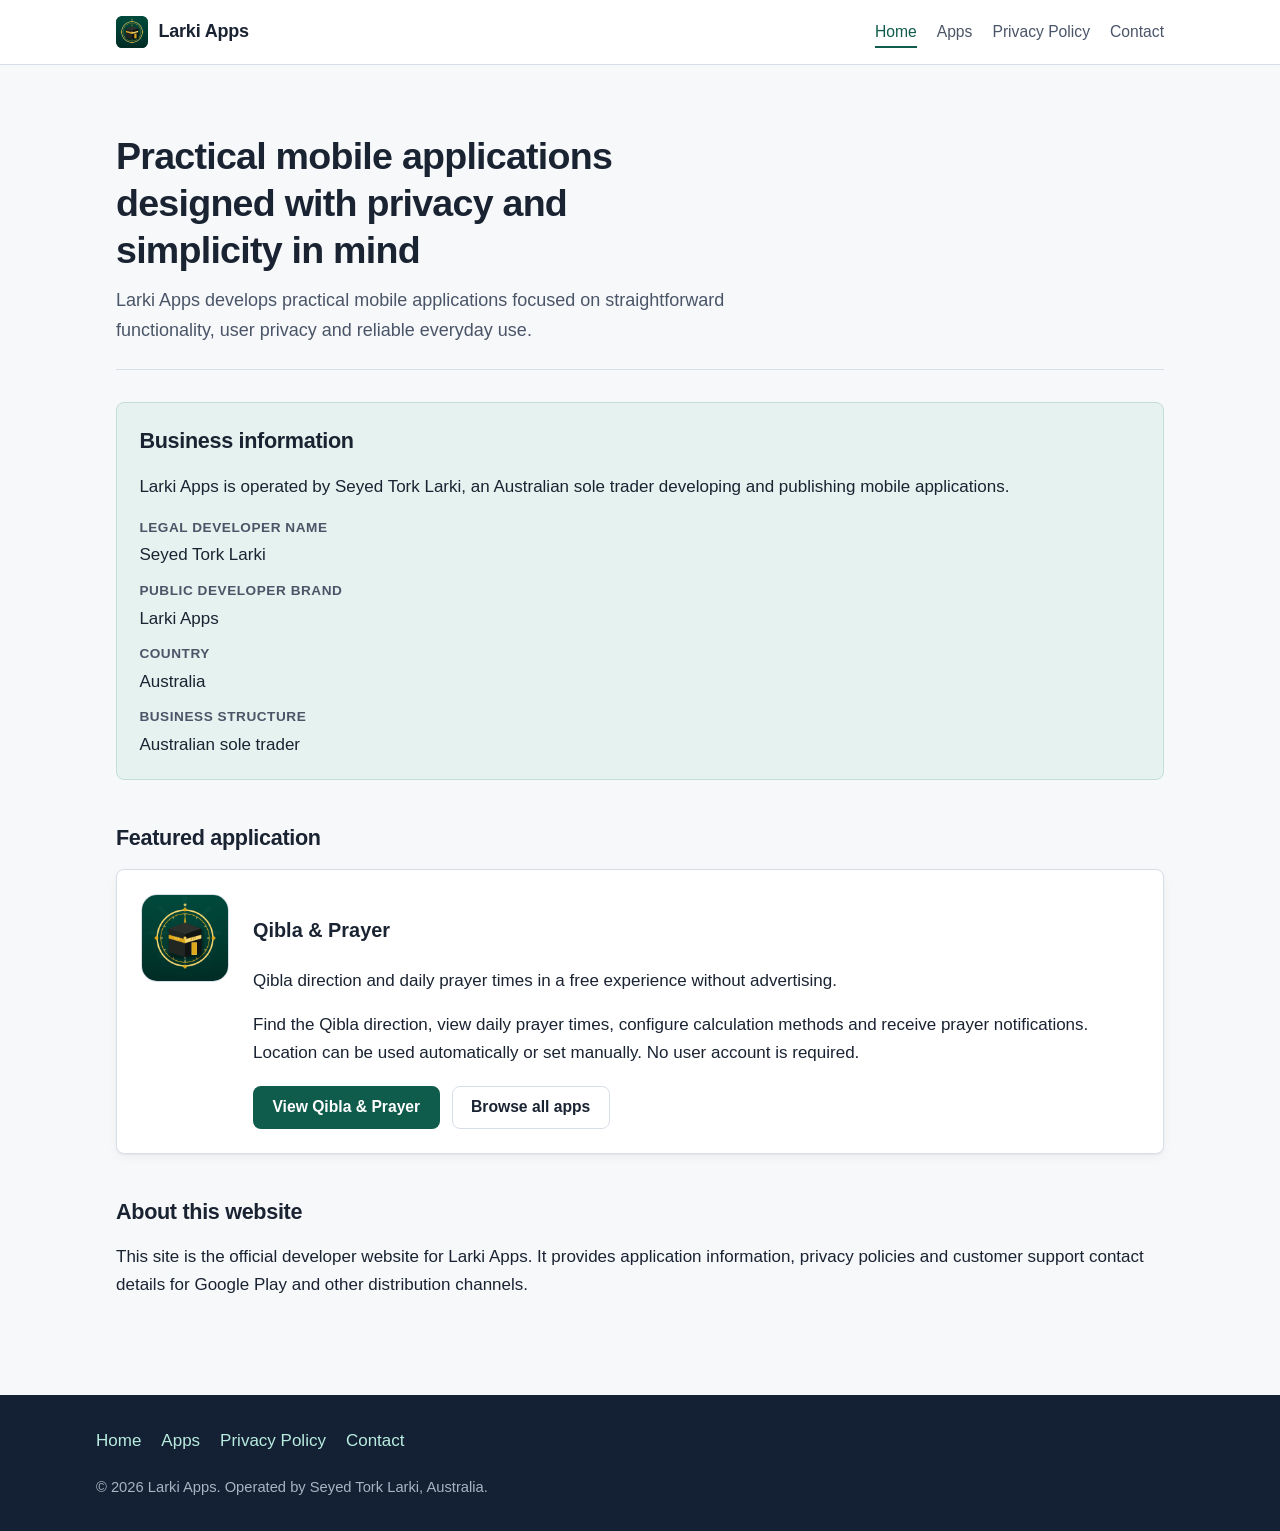
<file: index.html>
<!DOCTYPE html>
<html lang="en-AU">
<head>
  <meta charset="utf-8">
  <meta name="viewport" content="width=device-width, initial-scale=1">
  <title>Larki Apps — Australian mobile application publisher</title>
  <meta name="description" content="Larki Apps develops practical mobile applications focused on straightforward functionality, user privacy and reliable everyday use. Operated by Seyed Tork Larki in Australia.">
  <meta name="author" content="Seyed Tork Larki">
  <link rel="canonical" href="index.html">

  <meta property="og:type" content="website">
  <meta property="og:title" content="Larki Apps — Australian mobile application publisher">
  <meta property="og:description" content="Practical mobile applications designed with privacy and simplicity in mind. Operated by Seyed Tork Larki, Australia.">
  <meta property="og:image" content="assets/qibla_app_icon.png">
  <meta property="og:locale" content="en_AU">
  <meta name="twitter:card" content="summary">
  <meta name="twitter:title" content="Larki Apps">
  <meta name="twitter:description" content="Practical mobile applications designed with privacy and simplicity in mind.">

  <link rel="icon" href="assets/qibla_app_icon.png" type="image/png">
  <link rel="stylesheet" href="styles.css">
</head>
<body>
  <a class="skip-link" href="#main">Skip to content</a>

  <header class="site-header">
    <div class="header-inner">
      <a class="brand" href="index.html">
        <span class="brand-mark" aria-hidden="true">
          <img class="brand-mark-img" src="assets/qibla_app_icon.png" alt="" data-fallback="LA" width="32" height="32">
        </span>
        <span>Larki Apps</span>
      </a>
      <button class="nav-toggle" type="button" aria-controls="site-nav" aria-expanded="false" aria-label="Open menu">Menu</button>
      <nav class="site-nav" id="site-nav" aria-label="Primary">
        <ul>
          <li><a href="index.html" aria-current="page">Home</a></li>
          <li><a href="apps.html">Apps</a></li>
          <li><a href="privacy-policy.html">Privacy Policy</a></li>
          <li><a href="contact.html">Contact</a></li>
        </ul>
      </nav>
    </div>
  </header>

  <main id="main">
    <div class="container">
      <header class="page-hero wide">
        <h1>Practical mobile applications designed with privacy and simplicity in mind</h1>
        <p class="lead">Larki Apps develops practical mobile applications focused on straightforward functionality, user privacy and reliable everyday use.</p>
      </header>

      <section class="section business-box" aria-labelledby="business-heading">
        <h2 id="business-heading">Business information</h2>
        <p>Larki Apps is operated by Seyed Tork Larki, an Australian sole trader developing and publishing mobile applications.</p>
        <dl>
          <div>
            <dt>Legal developer name</dt>
            <dd>Seyed Tork Larki</dd>
          </div>
          <div>
            <dt>Public developer brand</dt>
            <dd>Larki Apps</dd>
          </div>
          <div>
            <dt>Country</dt>
            <dd>Australia</dd>
          </div>
          <div>
            <dt>Business structure</dt>
            <dd>Australian sole trader</dd>
          </div>
        </dl>
      </section>

      <section class="section" aria-labelledby="featured-heading">
        <h2 id="featured-heading">Featured application</h2>
        <article class="featured-app">
          <img
            class="app-icon"
            src="assets/qibla_app_icon.png"
            alt="Qibla &amp; Prayer app icon"
            width="88"
            height="88"
            data-fallback="Qibla &amp; Prayer icon"
          >
          <div>
            <h3>Qibla &amp; Prayer</h3>
            <p class="app-tagline">Qibla direction and daily prayer times in a free experience without advertising.</p>
            <p>Find the Qibla direction, view daily prayer times, configure calculation methods and receive prayer notifications. Location can be used automatically or set manually. No user account is required.</p>
            <div class="btn-row">
              <a class="btn btn-primary" href="qibla-and-prayer.html">View Qibla &amp; Prayer</a>
              <a class="btn btn-secondary" href="apps.html">Browse all apps</a>
            </div>
          </div>
        </article>
      </section>

      <section class="section" aria-labelledby="about-heading">
        <h2 id="about-heading">About this website</h2>
        <p>This site is the official developer website for Larki Apps. It provides application information, privacy policies and customer support contact details for Google Play and other distribution channels.</p>
      </section>
    </div>
  </main>

  <footer class="site-footer">
    <div class="footer-inner">
      <nav class="footer-nav" aria-label="Footer">
        <ul>
          <li><a href="index.html">Home</a></li>
          <li><a href="apps.html">Apps</a></li>
          <li><a href="privacy-policy.html">Privacy Policy</a></li>
          <li><a href="contact.html">Contact</a></li>
        </ul>
      </nav>
      <p class="footer-copy">&copy; 2026 Larki Apps. Operated by Seyed Tork Larki, Australia.</p>
    </div>
  </footer>

  <script src="script.js" defer></script>
</body>
</html>
</file>
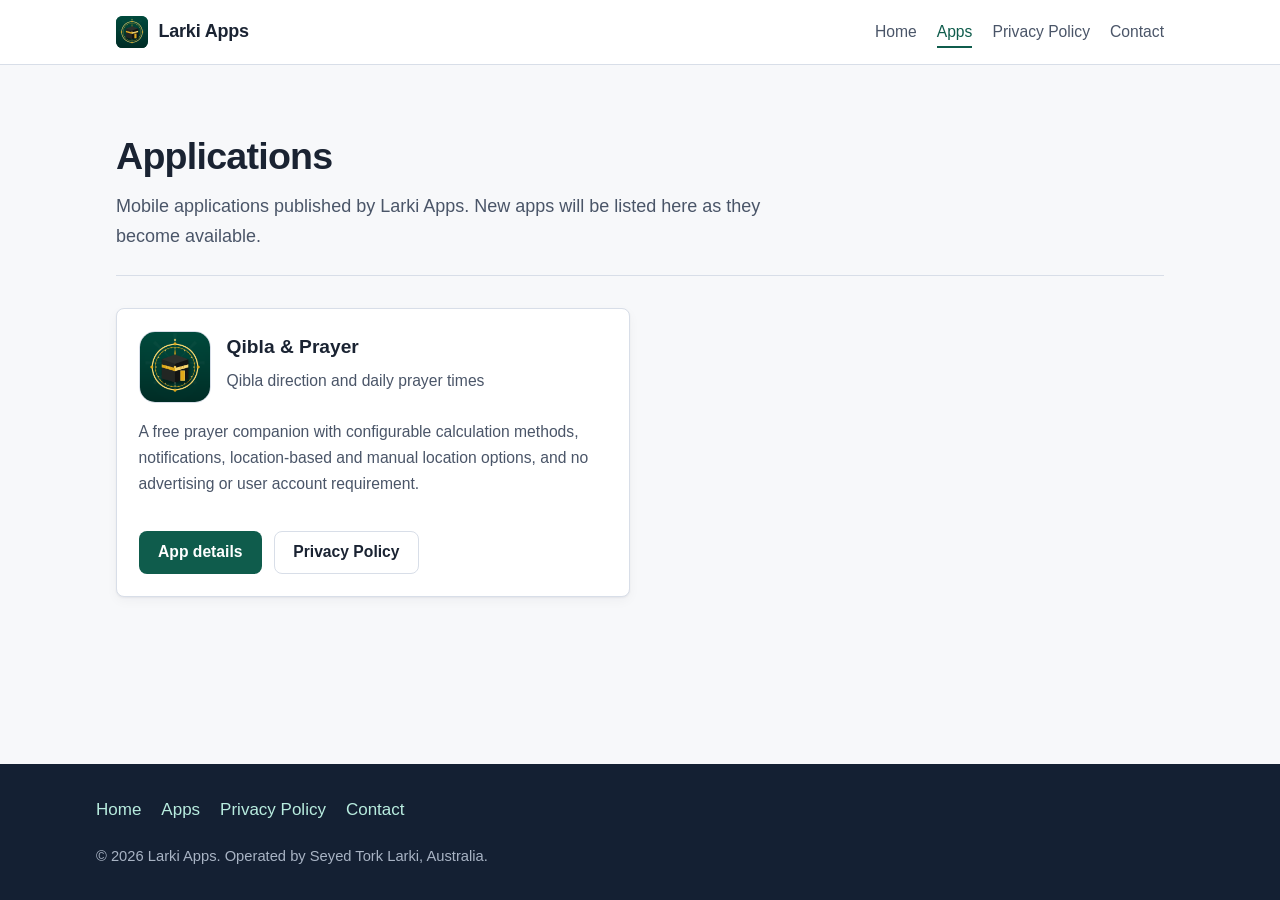
<file: apps.html>
<!DOCTYPE html>
<html lang="en-AU">
<head>
  <meta charset="utf-8">
  <meta name="viewport" content="width=device-width, initial-scale=1">
  <title>Apps — Larki Apps</title>
  <meta name="description" content="Mobile applications published by Larki Apps, including Qibla &amp; Prayer. Operated by Seyed Tork Larki in Australia.">
  <meta name="author" content="Seyed Tork Larki">
  <link rel="canonical" href="apps.html">

  <meta property="og:type" content="website">
  <meta property="og:title" content="Apps — Larki Apps">
  <meta property="og:description" content="Browse mobile applications published by Larki Apps.">
  <meta property="og:image" content="assets/qibla_app_icon.png">
  <meta property="og:locale" content="en_AU">
  <meta name="twitter:card" content="summary">
  <meta name="twitter:title" content="Apps — Larki Apps">
  <meta name="twitter:description" content="Browse mobile applications published by Larki Apps.">

  <link rel="icon" href="assets/qibla_app_icon.png" type="image/png">
  <link rel="stylesheet" href="styles.css">
</head>
<body>
  <a class="skip-link" href="#main">Skip to content</a>

  <header class="site-header">
    <div class="header-inner">
      <a class="brand" href="index.html">
        <span class="brand-mark" aria-hidden="true">
          <img class="brand-mark-img" src="assets/qibla_app_icon.png" alt="" data-fallback="LA" width="32" height="32">
        </span>
        <span>Larki Apps</span>
      </a>
      <button class="nav-toggle" type="button" aria-controls="site-nav" aria-expanded="false" aria-label="Open menu">Menu</button>
      <nav class="site-nav" id="site-nav" aria-label="Primary">
        <ul>
          <li><a href="index.html">Home</a></li>
          <li><a href="apps.html" aria-current="page">Apps</a></li>
          <li><a href="privacy-policy.html">Privacy Policy</a></li>
          <li><a href="contact.html">Contact</a></li>
        </ul>
      </nav>
    </div>
  </header>

  <main id="main">
    <div class="container">
      <header class="page-hero">
        <h1>Applications</h1>
        <p class="lead">Mobile applications published by Larki Apps. New apps will be listed here as they become available.</p>
      </header>

      <section class="section" aria-labelledby="apps-list-heading">
        <h2 id="apps-list-heading" class="visually-hidden">Published applications</h2>
        <div class="card-grid">
          <!-- App entry: duplicate this card block when adding a future application -->
          <article class="card app-card">
            <div class="app-card-header">
              <img
                class="app-icon"
                src="assets/qibla_app_icon.png"
                alt="Qibla &amp; Prayer app icon"
                width="72"
                height="72"
                data-fallback="Qibla &amp; Prayer icon"
              >
              <div>
                <h3>Qibla &amp; Prayer</h3>
                <p class="app-tagline">Qibla direction and daily prayer times</p>
              </div>
            </div>
            <p class="app-body">A free prayer companion with configurable calculation methods, notifications, location-based and manual location options, and no advertising or user account requirement.</p>
            <div class="btn-row">
              <a class="btn btn-primary" href="qibla-and-prayer.html">App details</a>
              <a class="btn btn-secondary" href="privacy-policy.html">Privacy Policy</a>
            </div>
          </article>
          <!-- End app entry -->
        </div>
      </section>
    </div>
  </main>

  <footer class="site-footer">
    <div class="footer-inner">
      <nav class="footer-nav" aria-label="Footer">
        <ul>
          <li><a href="index.html">Home</a></li>
          <li><a href="apps.html">Apps</a></li>
          <li><a href="privacy-policy.html">Privacy Policy</a></li>
          <li><a href="contact.html">Contact</a></li>
        </ul>
      </nav>
      <p class="footer-copy">&copy; 2026 Larki Apps. Operated by Seyed Tork Larki, Australia.</p>
    </div>
  </footer>

  <script src="script.js" defer></script>
</body>
</html>
</file>
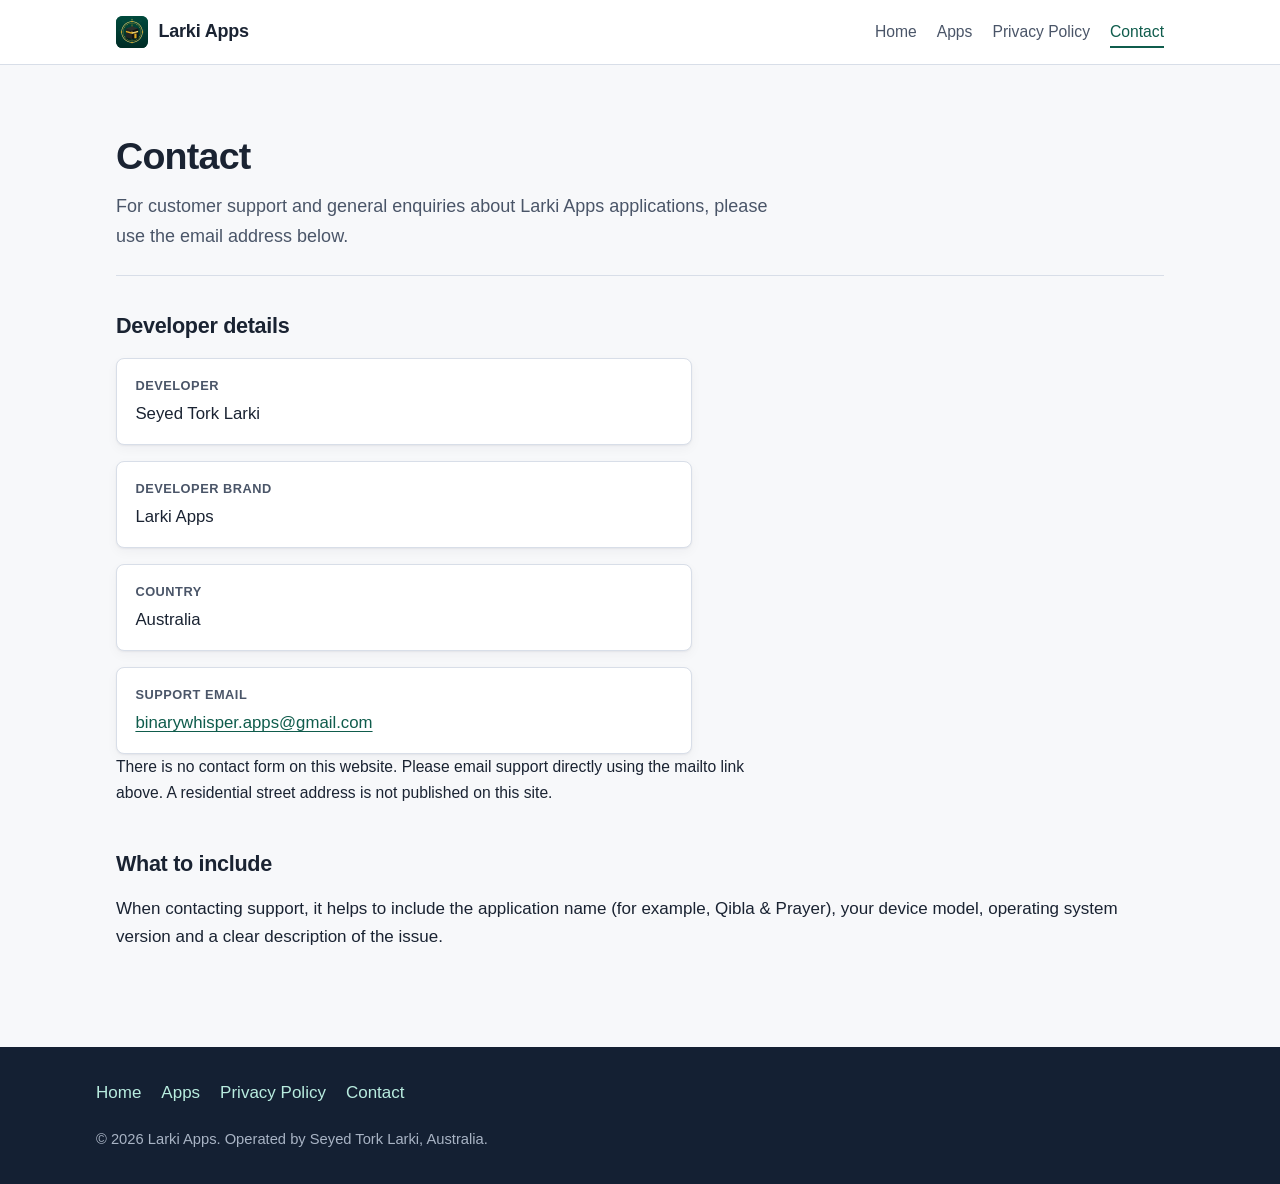
<file: contact.html>
<!DOCTYPE html>
<html lang="en-AU">
<head>
  <meta charset="utf-8">
  <meta name="viewport" content="width=device-width, initial-scale=1">
  <title>Contact — Larki Apps</title>
  <meta name="description" content="Contact Larki Apps for customer support. Developer: Seyed Tork Larki, Australia.">
  <meta name="author" content="Seyed Tork Larki">
  <link rel="canonical" href="contact.html">

  <meta property="og:type" content="website">
  <meta property="og:title" content="Contact — Larki Apps">
  <meta property="og:description" content="Contact Larki Apps for application support. Operated by Seyed Tork Larki, Australia.">
  <meta property="og:image" content="assets/qibla_app_icon.png">
  <meta property="og:locale" content="en_AU">
  <meta name="twitter:card" content="summary">
  <meta name="twitter:title" content="Contact — Larki Apps">
  <meta name="twitter:description" content="Contact Larki Apps for application support.">

  <link rel="icon" href="assets/qibla_app_icon.png" type="image/png">
  <link rel="stylesheet" href="styles.css">
</head>
<body>
  <a class="skip-link" href="#main">Skip to content</a>

  <header class="site-header">
    <div class="header-inner">
      <a class="brand" href="index.html">
        <span class="brand-mark" aria-hidden="true">
          <img class="brand-mark-img" src="assets/qibla_app_icon.png" alt="" data-fallback="LA" width="32" height="32">
        </span>
        <span>Larki Apps</span>
      </a>
      <button class="nav-toggle" type="button" aria-controls="site-nav" aria-expanded="false" aria-label="Open menu">Menu</button>
      <nav class="site-nav" id="site-nav" aria-label="Primary">
        <ul>
          <li><a href="index.html">Home</a></li>
          <li><a href="apps.html">Apps</a></li>
          <li><a href="privacy-policy.html">Privacy Policy</a></li>
          <li><a href="contact.html" aria-current="page">Contact</a></li>
        </ul>
      </nav>
    </div>
  </header>

  <main id="main">
    <div class="container">
      <header class="page-hero">
        <h1>Contact</h1>
        <p class="lead">For customer support and general enquiries about Larki Apps applications, please use the email address below.</p>
      </header>

      <section class="section" aria-labelledby="contact-details-heading">
        <h2 id="contact-details-heading">Developer details</h2>
        <ul class="contact-list">
          <li>
            <span class="label">Developer</span>
            <span class="value">Seyed Tork Larki</span>
          </li>
          <li>
            <span class="label">Developer brand</span>
            <span class="value">Larki Apps</span>
          </li>
          <li>
            <span class="label">Country</span>
            <span class="value">Australia</span>
          </li>
          <li>
            <span class="label">Support email</span>
            <span class="value">
              <a href="mailto:binarywhisper.apps@gmail.com">binarywhisper.apps@gmail.com</a>
            </span>
          </li>
        </ul>
        <p class="note">There is no contact form on this website. Please email support directly using the mailto link above. A residential street address is not published on this site.</p>
      </section>

      <section class="section" aria-labelledby="support-scope-heading">
        <h2 id="support-scope-heading">What to include</h2>
        <p>When contacting support, it helps to include the application name (for example, Qibla &amp; Prayer), your device model, operating system version and a clear description of the issue.</p>
      </section>
    </div>
  </main>

  <footer class="site-footer">
    <div class="footer-inner">
      <nav class="footer-nav" aria-label="Footer">
        <ul>
          <li><a href="index.html">Home</a></li>
          <li><a href="apps.html">Apps</a></li>
          <li><a href="privacy-policy.html">Privacy Policy</a></li>
          <li><a href="contact.html">Contact</a></li>
        </ul>
      </nav>
      <p class="footer-copy">&copy; 2026 Larki Apps. Operated by Seyed Tork Larki, Australia.</p>
    </div>
  </footer>

  <script src="script.js" defer></script>
</body>
</html>
</file>
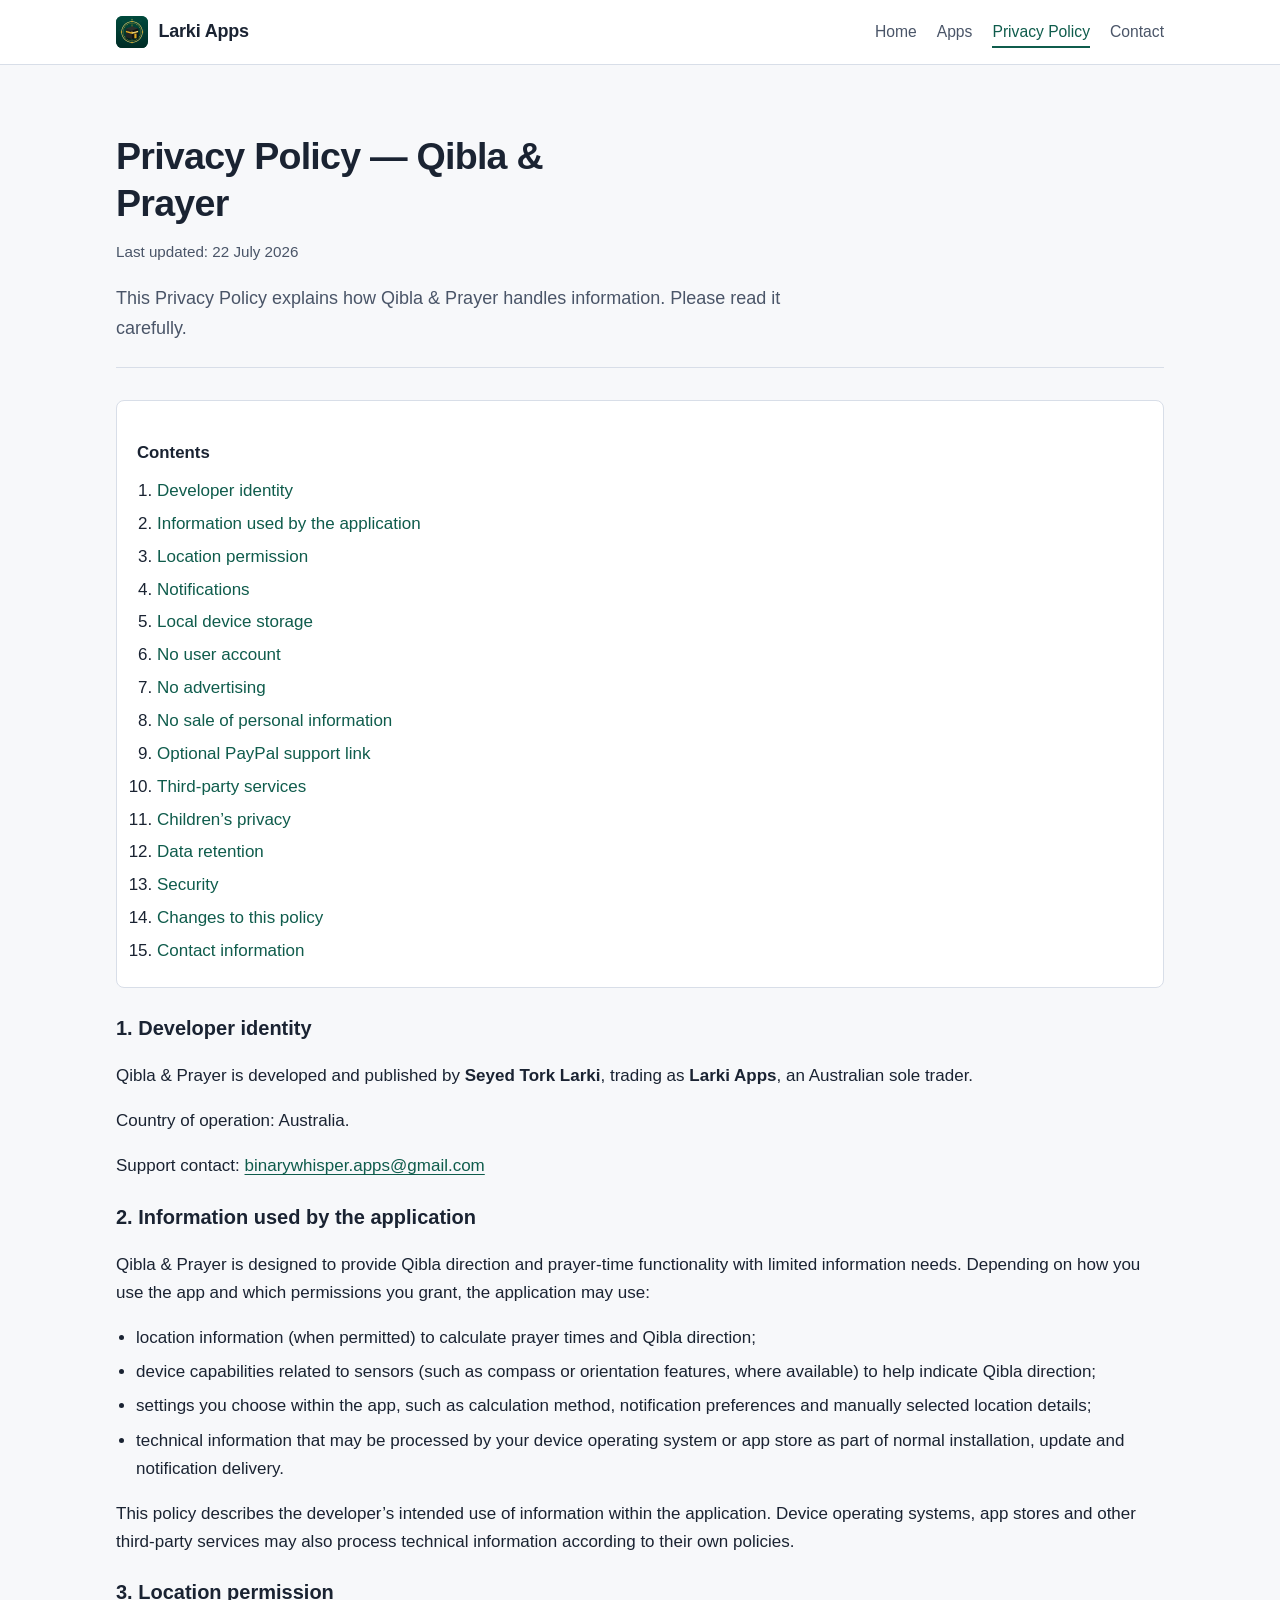
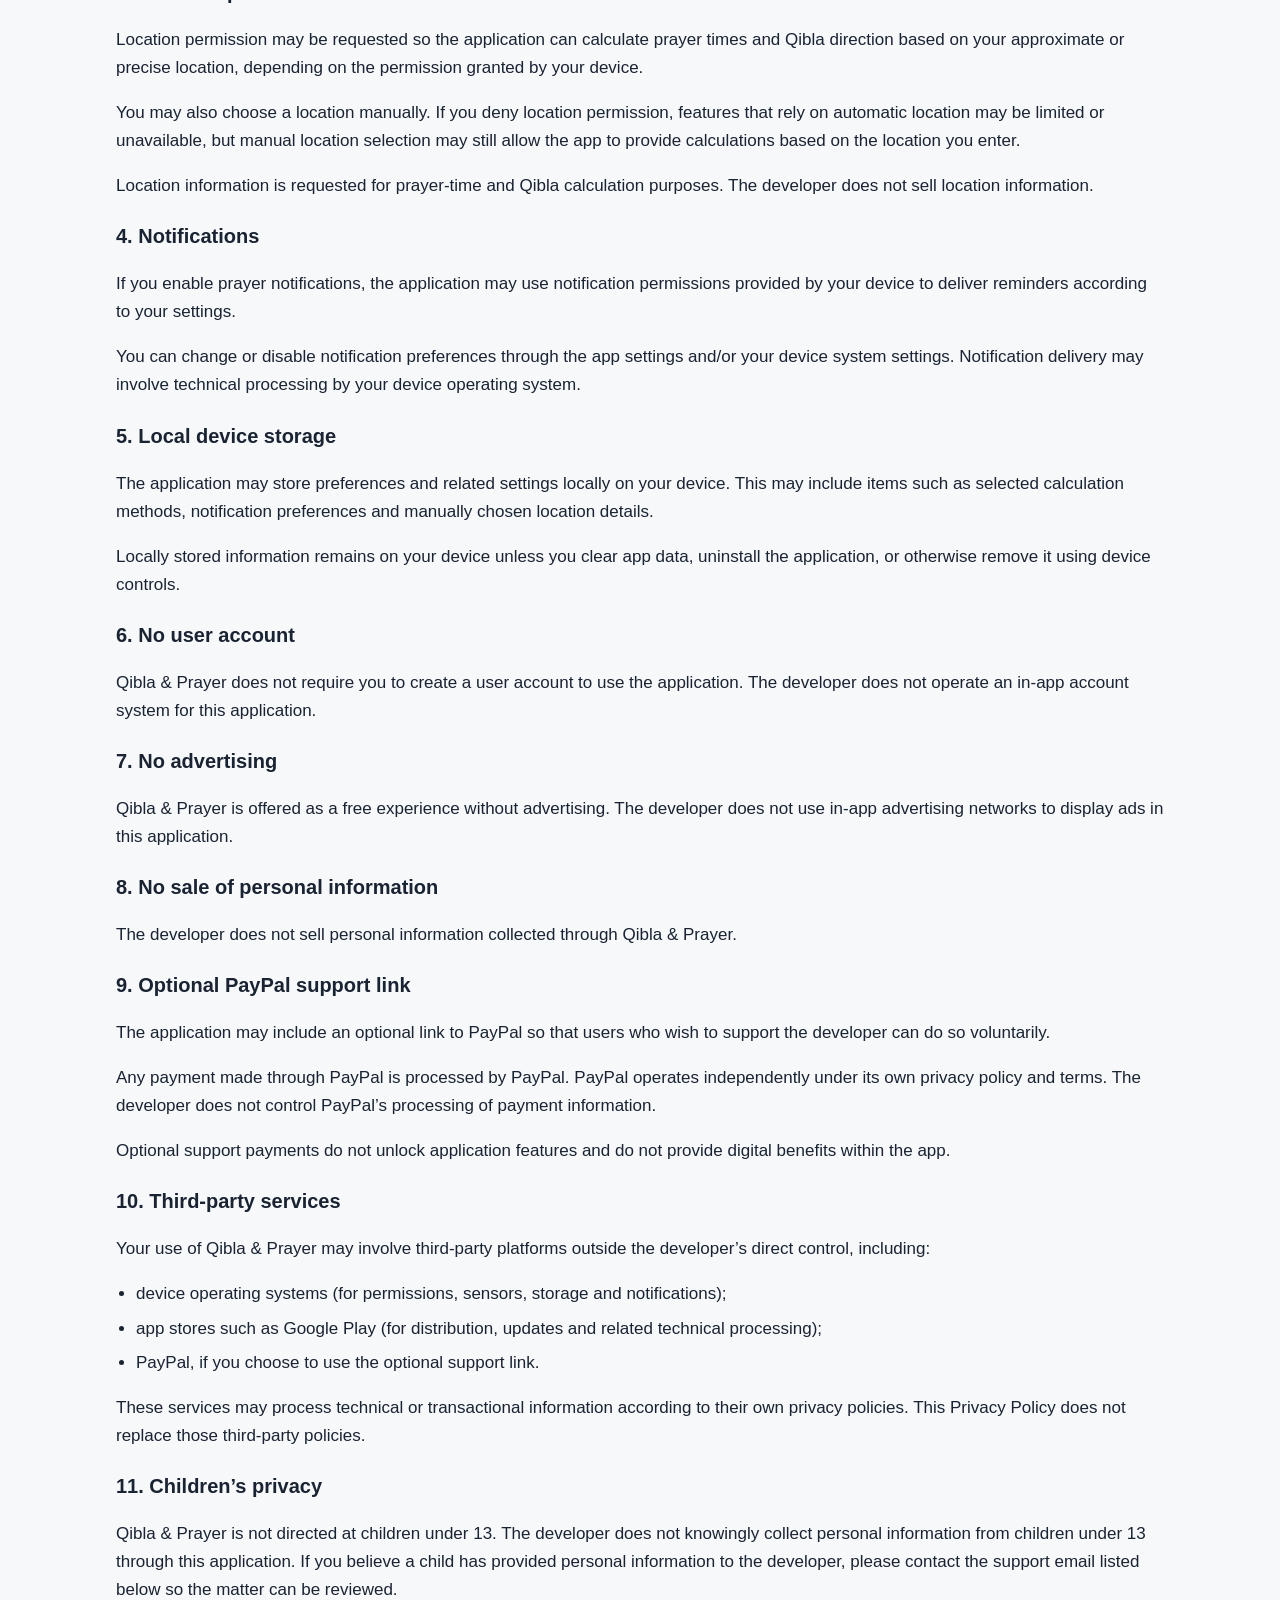
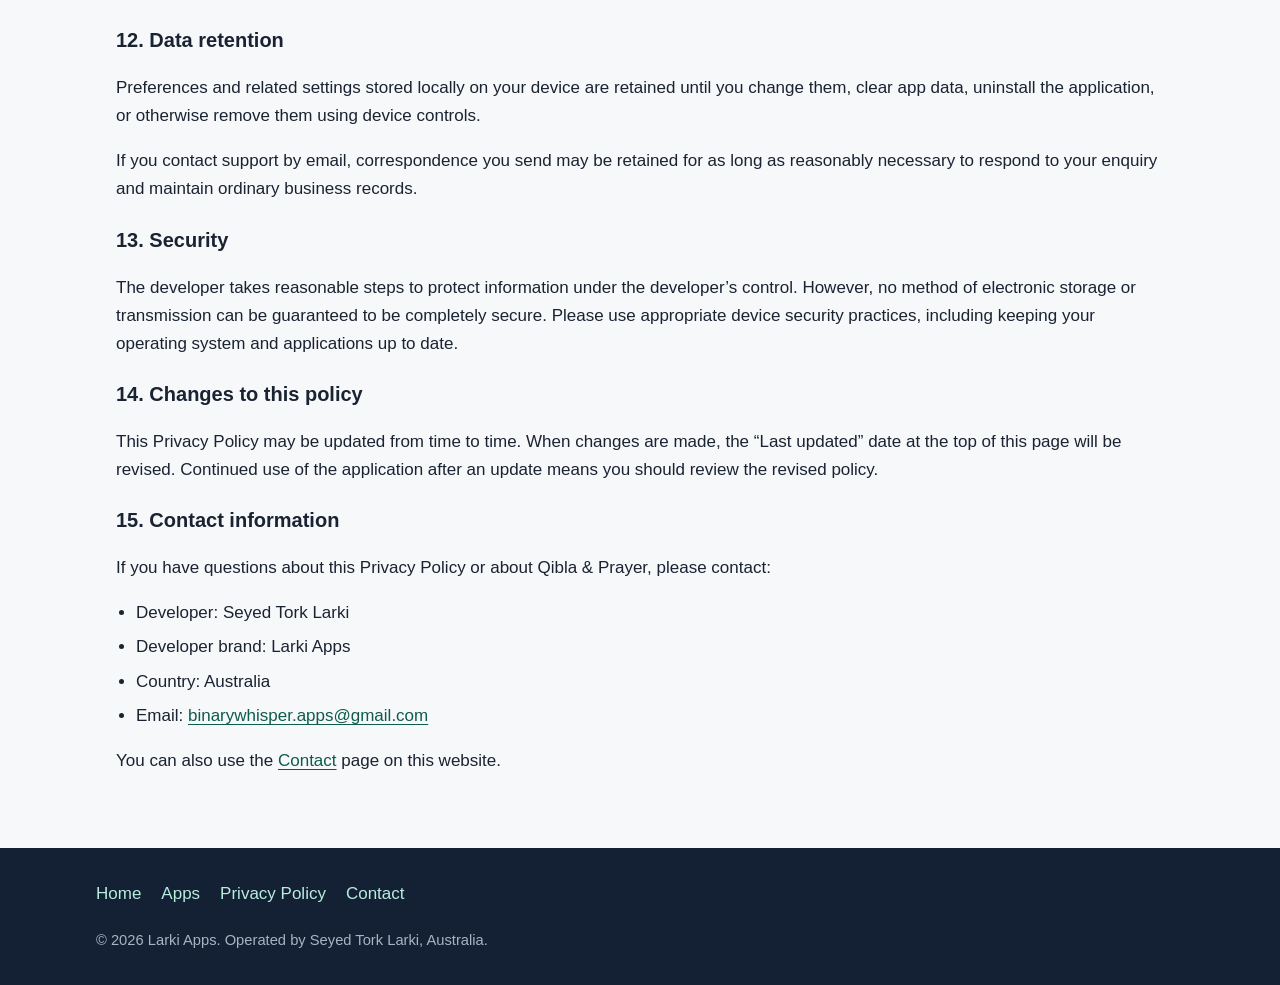
<file: privacy-policy.html>
<!DOCTYPE html>
<html lang="en-AU">
<head>
  <meta charset="utf-8">
  <meta name="viewport" content="width=device-width, initial-scale=1">
  <title>Privacy Policy — Qibla &amp; Prayer | Larki Apps</title>
  <meta name="description" content="Privacy Policy for Qibla &amp; Prayer by Larki Apps. Last updated 22 July 2026. Explains location use, notifications, storage and contact details.">
  <meta name="author" content="Seyed Tork Larki">
  <link rel="canonical" href="privacy-policy.html">

  <meta property="og:type" content="website">
  <meta property="og:title" content="Privacy Policy — Qibla &amp; Prayer">
  <meta property="og:description" content="Privacy Policy for Qibla &amp; Prayer by Larki Apps. Last updated 22 July 2026.">
  <meta property="og:image" content="assets/qibla_app_icon.png">
  <meta property="og:locale" content="en_AU">
  <meta name="twitter:card" content="summary">
  <meta name="twitter:title" content="Privacy Policy — Qibla &amp; Prayer">
  <meta name="twitter:description" content="Privacy Policy for Qibla &amp; Prayer by Larki Apps.">

  <link rel="icon" href="assets/qibla_app_icon.png" type="image/png">
  <link rel="stylesheet" href="styles.css">
</head>
<body>
  <a class="skip-link" href="#main">Skip to content</a>

  <header class="site-header">
    <div class="header-inner">
      <a class="brand" href="index.html">
        <span class="brand-mark" aria-hidden="true">
          <img class="brand-mark-img" src="assets/qibla_app_icon.png" alt="" data-fallback="LA" width="32" height="32">
        </span>
        <span>Larki Apps</span>
      </a>
      <button class="nav-toggle" type="button" aria-controls="site-nav" aria-expanded="false" aria-label="Open menu">Menu</button>
      <nav class="site-nav" id="site-nav" aria-label="Primary">
        <ul>
          <li><a href="index.html">Home</a></li>
          <li><a href="apps.html">Apps</a></li>
          <li><a href="privacy-policy.html" aria-current="page">Privacy Policy</a></li>
          <li><a href="contact.html">Contact</a></li>
        </ul>
      </nav>
    </div>
  </header>

  <main id="main">
    <div class="container policy">
      <header class="page-hero">
        <h1>Privacy Policy — Qibla &amp; Prayer</h1>
        <p class="meta-line">Last updated: 22 July 2026</p>
        <p class="lead">This Privacy Policy explains how Qibla &amp; Prayer handles information. Please read it carefully.</p>
      </header>

      <nav class="policy-toc" aria-label="Privacy policy contents">
        <h2>Contents</h2>
        <ol>
          <li><a href="#developer-identity">Developer identity</a></li>
          <li><a href="#information-used">Information used by the application</a></li>
          <li><a href="#location">Location permission</a></li>
          <li><a href="#notifications">Notifications</a></li>
          <li><a href="#local-storage">Local device storage</a></li>
          <li><a href="#no-account">No user account</a></li>
          <li><a href="#no-advertising">No advertising</a></li>
          <li><a href="#no-sale">No sale of personal information</a></li>
          <li><a href="#paypal">Optional PayPal support link</a></li>
          <li><a href="#third-parties">Third-party services</a></li>
          <li><a href="#children">Children’s privacy</a></li>
          <li><a href="#retention">Data retention</a></li>
          <li><a href="#security">Security</a></li>
          <li><a href="#changes">Changes to this policy</a></li>
          <li><a href="#contact">Contact information</a></li>
        </ol>
      </nav>

      <section id="developer-identity" aria-labelledby="developer-identity-heading">
        <h2 id="developer-identity-heading">1. Developer identity</h2>
        <p>Qibla &amp; Prayer is developed and published by <strong>Seyed Tork Larki</strong>, trading as <strong>Larki Apps</strong>, an Australian sole trader.</p>
        <p>Country of operation: Australia.</p>
        <p>Support contact: <a href="mailto:binarywhisper.apps@gmail.com">binarywhisper.apps@gmail.com</a></p>
      </section>

      <section id="information-used" aria-labelledby="information-used-heading">
        <h2 id="information-used-heading">2. Information used by the application</h2>
        <p>Qibla &amp; Prayer is designed to provide Qibla direction and prayer-time functionality with limited information needs. Depending on how you use the app and which permissions you grant, the application may use:</p>
        <ul>
          <li>location information (when permitted) to calculate prayer times and Qibla direction;</li>
          <li>device capabilities related to sensors (such as compass or orientation features, where available) to help indicate Qibla direction;</li>
          <li>settings you choose within the app, such as calculation method, notification preferences and manually selected location details;</li>
          <li>technical information that may be processed by your device operating system or app store as part of normal installation, update and notification delivery.</li>
        </ul>
        <p>This policy describes the developer’s intended use of information within the application. Device operating systems, app stores and other third-party services may also process technical information according to their own policies.</p>
      </section>

      <section id="location" aria-labelledby="location-heading">
        <h2 id="location-heading">3. Location permission</h2>
        <p>Location permission may be requested so the application can calculate prayer times and Qibla direction based on your approximate or precise location, depending on the permission granted by your device.</p>
        <p>You may also choose a location manually. If you deny location permission, features that rely on automatic location may be limited or unavailable, but manual location selection may still allow the app to provide calculations based on the location you enter.</p>
        <p>Location information is requested for prayer-time and Qibla calculation purposes. The developer does not sell location information.</p>
      </section>

      <section id="notifications" aria-labelledby="notifications-heading">
        <h2 id="notifications-heading">4. Notifications</h2>
        <p>If you enable prayer notifications, the application may use notification permissions provided by your device to deliver reminders according to your settings.</p>
        <p>You can change or disable notification preferences through the app settings and/or your device system settings. Notification delivery may involve technical processing by your device operating system.</p>
      </section>

      <section id="local-storage" aria-labelledby="local-storage-heading">
        <h2 id="local-storage-heading">5. Local device storage</h2>
        <p>The application may store preferences and related settings locally on your device. This may include items such as selected calculation methods, notification preferences and manually chosen location details.</p>
        <p>Locally stored information remains on your device unless you clear app data, uninstall the application, or otherwise remove it using device controls.</p>
      </section>

      <section id="no-account" aria-labelledby="no-account-heading">
        <h2 id="no-account-heading">6. No user account</h2>
        <p>Qibla &amp; Prayer does not require you to create a user account to use the application. The developer does not operate an in-app account system for this application.</p>
      </section>

      <section id="no-advertising" aria-labelledby="no-advertising-heading">
        <h2 id="no-advertising-heading">7. No advertising</h2>
        <p>Qibla &amp; Prayer is offered as a free experience without advertising. The developer does not use in-app advertising networks to display ads in this application.</p>
      </section>

      <section id="no-sale" aria-labelledby="no-sale-heading">
        <h2 id="no-sale-heading">8. No sale of personal information</h2>
        <p>The developer does not sell personal information collected through Qibla &amp; Prayer.</p>
      </section>

      <section id="paypal" aria-labelledby="paypal-heading">
        <h2 id="paypal-heading">9. Optional PayPal support link</h2>
        <p>The application may include an optional link to PayPal so that users who wish to support the developer can do so voluntarily.</p>
        <p>Any payment made through PayPal is processed by PayPal. PayPal operates independently under its own privacy policy and terms. The developer does not control PayPal’s processing of payment information.</p>
        <p>Optional support payments do not unlock application features and do not provide digital benefits within the app.</p>
      </section>

      <section id="third-parties" aria-labelledby="third-parties-heading">
        <h2 id="third-parties-heading">10. Third-party services</h2>
        <p>Your use of Qibla &amp; Prayer may involve third-party platforms outside the developer’s direct control, including:</p>
        <ul>
          <li>device operating systems (for permissions, sensors, storage and notifications);</li>
          <li>app stores such as Google Play (for distribution, updates and related technical processing);</li>
          <li>PayPal, if you choose to use the optional support link.</li>
        </ul>
        <p>These services may process technical or transactional information according to their own privacy policies. This Privacy Policy does not replace those third-party policies.</p>
      </section>

      <section id="children" aria-labelledby="children-heading">
        <h2 id="children-heading">11. Children’s privacy</h2>
        <p>Qibla &amp; Prayer is not directed at children under 13. The developer does not knowingly collect personal information from children under 13 through this application. If you believe a child has provided personal information to the developer, please contact the support email listed below so the matter can be reviewed.</p>
      </section>

      <section id="retention" aria-labelledby="retention-heading">
        <h2 id="retention-heading">12. Data retention</h2>
        <p>Preferences and related settings stored locally on your device are retained until you change them, clear app data, uninstall the application, or otherwise remove them using device controls.</p>
        <p>If you contact support by email, correspondence you send may be retained for as long as reasonably necessary to respond to your enquiry and maintain ordinary business records.</p>
      </section>

      <section id="security" aria-labelledby="security-heading">
        <h2 id="security-heading">13. Security</h2>
        <p>The developer takes reasonable steps to protect information under the developer’s control. However, no method of electronic storage or transmission can be guaranteed to be completely secure. Please use appropriate device security practices, including keeping your operating system and applications up to date.</p>
      </section>

      <section id="changes" aria-labelledby="changes-heading">
        <h2 id="changes-heading">14. Changes to this policy</h2>
        <p>This Privacy Policy may be updated from time to time. When changes are made, the “Last updated” date at the top of this page will be revised. Continued use of the application after an update means you should review the revised policy.</p>
      </section>

      <section id="contact" aria-labelledby="contact-heading">
        <h2 id="contact-heading">15. Contact information</h2>
        <p>If you have questions about this Privacy Policy or about Qibla &amp; Prayer, please contact:</p>
        <ul>
          <li>Developer: Seyed Tork Larki</li>
          <li>Developer brand: Larki Apps</li>
          <li>Country: Australia</li>
          <li>Email: <a href="mailto:binarywhisper.apps@gmail.com">binarywhisper.apps@gmail.com</a></li>
        </ul>
        <p>You can also use the <a href="contact.html">Contact</a> page on this website.</p>
      </section>
    </div>
  </main>

  <footer class="site-footer">
    <div class="footer-inner">
      <nav class="footer-nav" aria-label="Footer">
        <ul>
          <li><a href="index.html">Home</a></li>
          <li><a href="apps.html">Apps</a></li>
          <li><a href="privacy-policy.html">Privacy Policy</a></li>
          <li><a href="contact.html">Contact</a></li>
        </ul>
      </nav>
      <p class="footer-copy">&copy; 2026 Larki Apps. Operated by Seyed Tork Larki, Australia.</p>
    </div>
  </footer>

  <script src="script.js" defer></script>
</body>
</html>
</file>
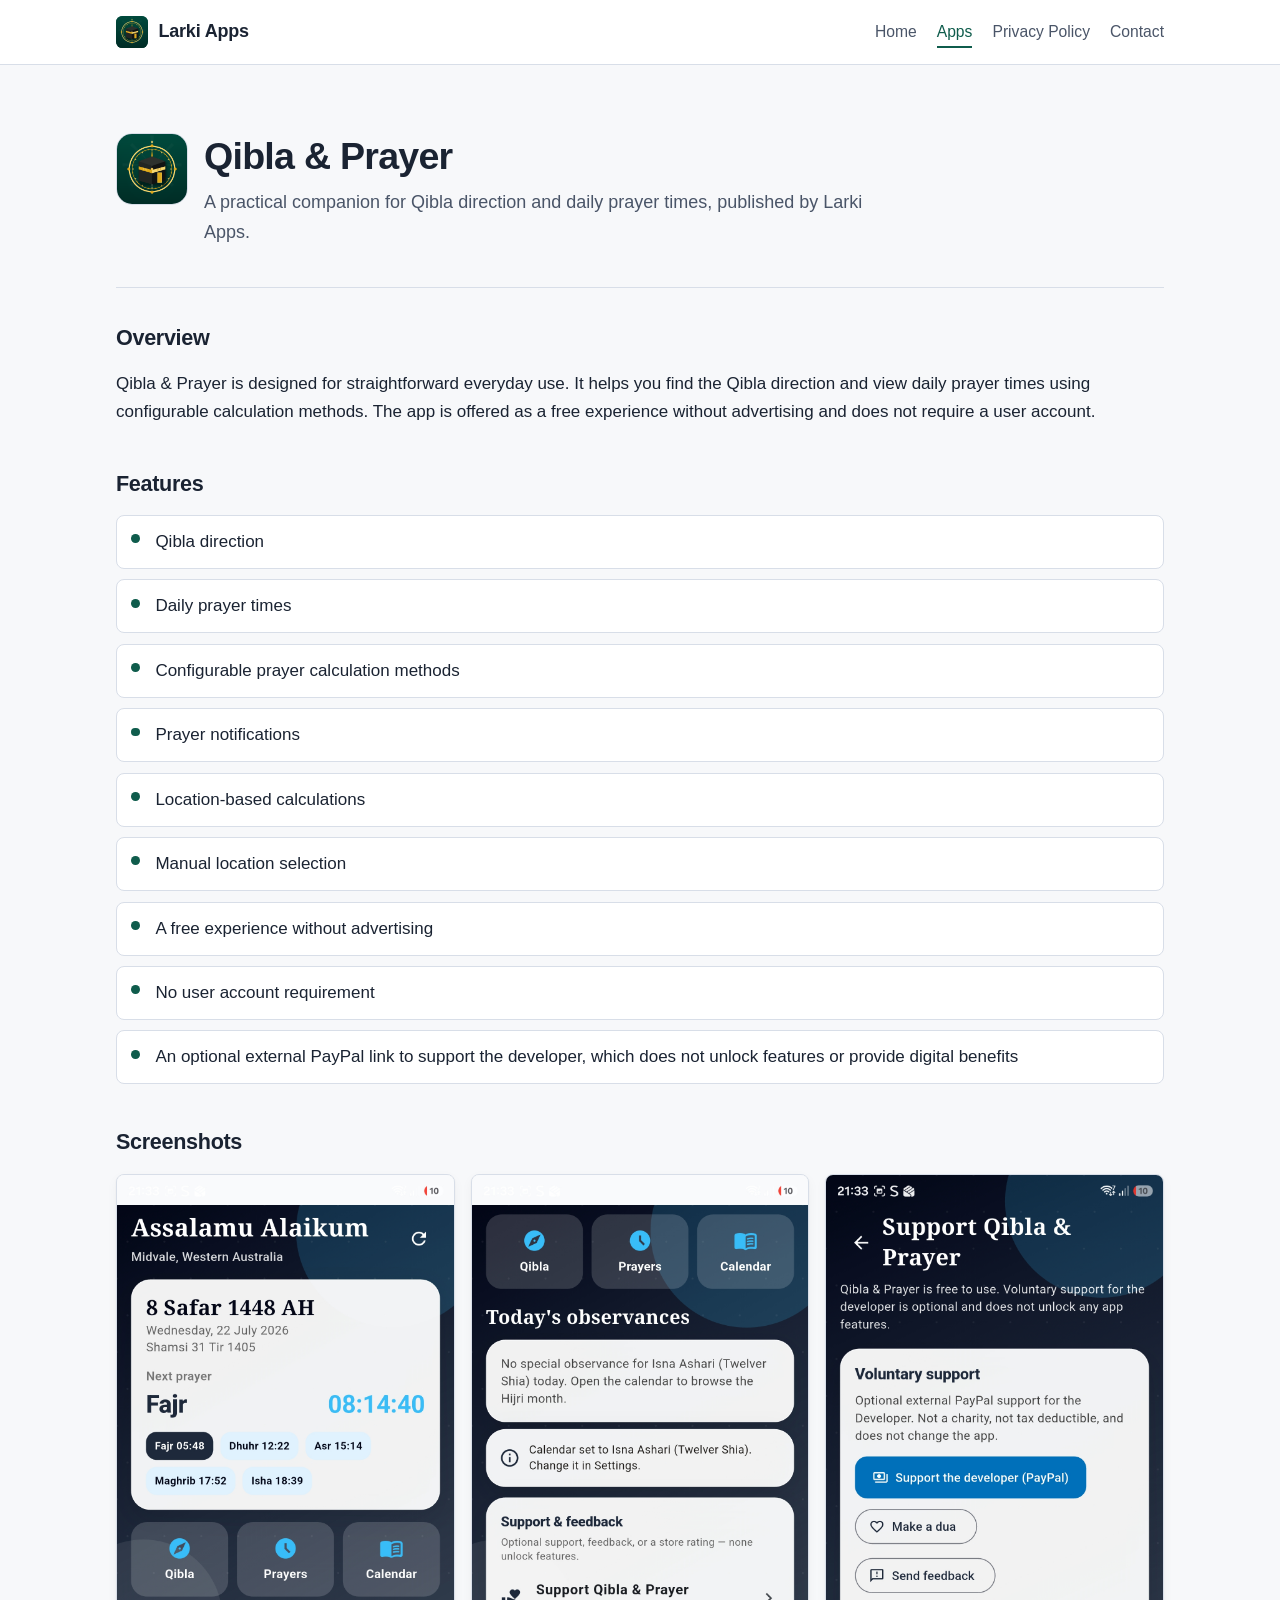
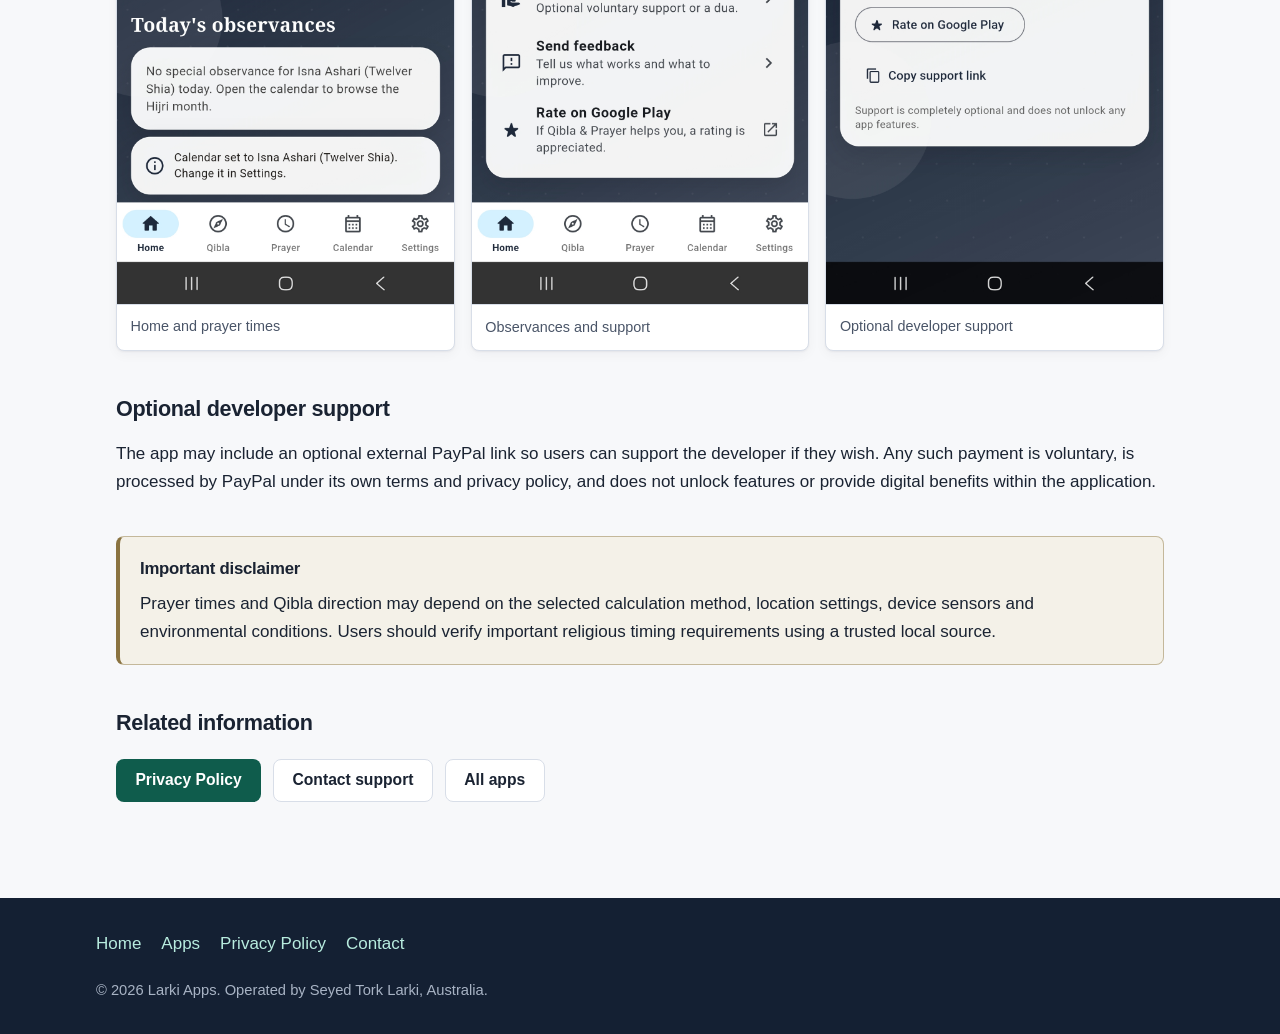
<file: qibla-and-prayer.html>
<!DOCTYPE html>
<html lang="en-AU">
<head>
  <meta charset="utf-8">
  <meta name="viewport" content="width=device-width, initial-scale=1">
  <title>Qibla &amp; Prayer — Larki Apps</title>
  <meta name="description" content="Qibla &amp; Prayer by Larki Apps provides Qibla direction, daily prayer times, configurable calculation methods and prayer notifications. Free, without advertising.">
  <meta name="author" content="Seyed Tork Larki">
  <link rel="canonical" href="qibla-and-prayer.html">

  <meta property="og:type" content="website">
  <meta property="og:title" content="Qibla &amp; Prayer — Larki Apps">
  <meta property="og:description" content="Qibla direction, daily prayer times, configurable calculation methods and notifications. Free experience without advertising.">
  <meta property="og:image" content="assets/qibla_app_icon.png">
  <meta property="og:locale" content="en_AU">
  <meta name="twitter:card" content="summary">
  <meta name="twitter:title" content="Qibla &amp; Prayer — Larki Apps">
  <meta name="twitter:description" content="Qibla direction and daily prayer times. Free, without advertising.">

  <link rel="icon" href="assets/qibla_app_icon.png" type="image/png">
  <link rel="stylesheet" href="styles.css">
</head>
<body>
  <a class="skip-link" href="#main">Skip to content</a>

  <header class="site-header">
    <div class="header-inner">
      <a class="brand" href="index.html">
        <span class="brand-mark" aria-hidden="true">
          <img class="brand-mark-img" src="assets/qibla_app_icon.png" alt="" data-fallback="LA" width="32" height="32">
        </span>
        <span>Larki Apps</span>
      </a>
      <button class="nav-toggle" type="button" aria-controls="site-nav" aria-expanded="false" aria-label="Open menu">Menu</button>
      <nav class="site-nav" id="site-nav" aria-label="Primary">
        <ul>
          <li><a href="index.html">Home</a></li>
          <li><a href="apps.html" aria-current="page">Apps</a></li>
          <li><a href="privacy-policy.html">Privacy Policy</a></li>
          <li><a href="contact.html">Contact</a></li>
        </ul>
      </nav>
    </div>
  </header>

  <main id="main">
    <div class="container">
      <header class="page-hero">
        <div class="app-card-header app-hero-header">
          <img
            class="app-icon"
            src="assets/qibla_app_icon.png"
            alt="Qibla &amp; Prayer app icon"
            width="72"
            height="72"
            data-fallback="Qibla &amp; Prayer icon"
          >
          <div>
            <h1>Qibla &amp; Prayer</h1>
            <p class="lead">A practical companion for Qibla direction and daily prayer times, published by Larki Apps.</p>
          </div>
        </div>
      </header>

      <section class="section" aria-labelledby="overview-heading">
        <h2 id="overview-heading">Overview</h2>
        <p>Qibla &amp; Prayer is designed for straightforward everyday use. It helps you find the Qibla direction and view daily prayer times using configurable calculation methods. The app is offered as a free experience without advertising and does not require a user account.</p>
      </section>

      <section class="section" aria-labelledby="features-heading">
        <h2 id="features-heading">Features</h2>
        <ul class="feature-list">
          <li>Qibla direction</li>
          <li>Daily prayer times</li>
          <li>Configurable prayer calculation methods</li>
          <li>Prayer notifications</li>
          <li>Location-based calculations</li>
          <li>Manual location selection</li>
          <li>A free experience without advertising</li>
          <li>No user account requirement</li>
          <li>An optional external PayPal link to support the developer, which does not unlock features or provide digital benefits</li>
        </ul>
      </section>

      <section class="section" aria-labelledby="screenshots-heading">
        <h2 id="screenshots-heading">Screenshots</h2>
        <div class="gallery">
          <figure>
            <img
              src="assets/qibla_screenshot_1.jpg"
              alt="Qibla &amp; Prayer home screen showing Islamic dates, next prayer countdown and daily prayer times"
              width="360"
              height="780"
              data-fallback="Screenshot 1 placeholder"
              loading="lazy"
            >
            <figcaption>Home and prayer times</figcaption>
          </figure>
          <figure>
            <img
              src="assets/qibla_screenshot_2.jpg"
              alt="Qibla &amp; Prayer home screen showing observances and support options"
              width="360"
              height="780"
              data-fallback="Screenshot 2 placeholder"
              loading="lazy"
            >
            <figcaption>Observances and support</figcaption>
          </figure>
          <figure>
            <img
              src="assets/qibla_screenshot_3.jpg"
              alt="Qibla &amp; Prayer support screen with optional PayPal support and feedback options"
              width="360"
              height="780"
              data-fallback="Screenshot 3 placeholder"
              loading="lazy"
            >
            <figcaption>Optional developer support</figcaption>
          </figure>
        </div>
      </section>

      <section class="section" aria-labelledby="support-heading">
        <h2 id="support-heading">Optional developer support</h2>
        <p>The app may include an optional external PayPal link so users can support the developer if they wish. Any such payment is voluntary, is processed by PayPal under its own terms and privacy policy, and does not unlock features or provide digital benefits within the application.</p>
      </section>

      <aside class="section disclaimer" aria-labelledby="disclaimer-heading">
        <h2 id="disclaimer-heading">Important disclaimer</h2>
        <p>Prayer times and Qibla direction may depend on the selected calculation method, location settings, device sensors and environmental conditions. Users should verify important religious timing requirements using a trusted local source.</p>
      </aside>

      <section class="section" aria-labelledby="links-heading">
        <h2 id="links-heading">Related information</h2>
        <div class="btn-row">
          <a class="btn btn-primary" href="privacy-policy.html">Privacy Policy</a>
          <a class="btn btn-secondary" href="contact.html">Contact support</a>
          <a class="btn btn-secondary" href="apps.html">All apps</a>
        </div>
      </section>
    </div>
  </main>

  <footer class="site-footer">
    <div class="footer-inner">
      <nav class="footer-nav" aria-label="Footer">
        <ul>
          <li><a href="index.html">Home</a></li>
          <li><a href="apps.html">Apps</a></li>
          <li><a href="privacy-policy.html">Privacy Policy</a></li>
          <li><a href="contact.html">Contact</a></li>
        </ul>
      </nav>
      <p class="footer-copy">&copy; 2026 Larki Apps. Operated by Seyed Tork Larki, Australia.</p>
    </div>
  </footer>

  <script src="script.js" defer></script>
</body>
</html>
</file>
<file: styles.css>
/* Larki Apps — publisher website
   Plain CSS only. System fonts. No external dependencies. */

:root {
  --color-bg: #f7f8fa;
  --color-surface: #ffffff;
  --color-text: #1a2332;
  --color-text-muted: #4a5568;
  --color-border: #d8dee8;
  --color-accent: #0f5c4c;
  --color-accent-hover: #0a4338;
  --color-accent-soft: #e6f2ef;
  --color-focus: #1a6bff;
  --color-disclaimer-bg: #f4f1e8;
  --color-disclaimer-border: #c4b89a;
  --max-width: 68rem;
  --header-height: 4rem;
  --radius: 0.5rem;
  --shadow: 0 1px 2px rgba(26, 35, 50, 0.06), 0 4px 12px rgba(26, 35, 50, 0.04);
  --font: "Segoe UI", "Helvetica Neue", Arial, sans-serif;
  --font-mono: ui-monospace, "Cascadia Code", "Segoe UI Mono", Consolas, monospace;
}

*,
*::before,
*::after {
  box-sizing: border-box;
}

html {
  scroll-behavior: smooth;
}

body {
  margin: 0;
  font-family: var(--font);
  font-size: 1.0625rem;
  line-height: 1.65;
  color: var(--color-text);
  background: var(--color-bg);
  min-height: 100vh;
  display: flex;
  flex-direction: column;
}

img {
  max-width: 100%;
  height: auto;
  display: block;
}

a {
  color: var(--color-accent);
  text-decoration-thickness: 1px;
  text-underline-offset: 0.15em;
}

a:hover {
  color: var(--color-accent-hover);
}

a:focus-visible,
button:focus-visible,
.nav-toggle:focus-visible {
  outline: 3px solid var(--color-focus);
  outline-offset: 2px;
}

.skip-link {
  position: absolute;
  left: 0.75rem;
  top: -3rem;
  z-index: 1000;
  padding: 0.5rem 0.85rem;
  background: var(--color-text);
  color: #fff;
  border-radius: var(--radius);
  text-decoration: none;
}

.skip-link:focus {
  top: 0.75rem;
}

/* Header & navigation */

.site-header {
  position: sticky;
  top: 0;
  z-index: 100;
  background: rgba(255, 255, 255, 0.96);
  border-bottom: 1px solid var(--color-border);
  backdrop-filter: blur(6px);
}

.header-inner {
  max-width: var(--max-width);
  margin: 0 auto;
  padding: 0 1.25rem;
  min-height: var(--header-height);
  display: flex;
  align-items: center;
  justify-content: space-between;
  gap: 1rem;
}

.brand {
  display: inline-flex;
  align-items: center;
  gap: 0.65rem;
  color: var(--color-text);
  text-decoration: none;
  font-weight: 700;
  font-size: 1.125rem;
  letter-spacing: -0.01em;
}

.brand:hover {
  color: var(--color-accent);
}

.brand-mark {
  width: 2rem;
  height: 2rem;
  border-radius: 0.4rem;
  background: var(--color-accent);
  color: #fff;
  display: inline-flex;
  align-items: center;
  justify-content: center;
  font-size: 0.85rem;
  font-weight: 700;
  flex-shrink: 0;
}

.brand-mark img {
  width: 100%;
  height: 100%;
  object-fit: cover;
  border-radius: inherit;
}

.nav-toggle {
  display: none;
  background: var(--color-surface);
  border: 1px solid var(--color-border);
  border-radius: var(--radius);
  padding: 0.45rem 0.7rem;
  font: inherit;
  font-size: 0.95rem;
  color: var(--color-text);
  cursor: pointer;
}

.site-nav ul {
  list-style: none;
  margin: 0;
  padding: 0;
  display: flex;
  flex-wrap: wrap;
  gap: 0.25rem 1.25rem;
}

.site-nav a {
  color: var(--color-text-muted);
  text-decoration: none;
  font-weight: 500;
  font-size: 0.98rem;
  padding: 0.35rem 0;
  border-bottom: 2px solid transparent;
}

.site-nav a:hover,
.site-nav a[aria-current="page"] {
  color: var(--color-accent);
  border-bottom-color: var(--color-accent);
}

/* Layout */

main {
  flex: 1;
}

.container {
  max-width: var(--max-width);
  margin: 0 auto;
  padding: 2rem 1.25rem 3.5rem;
}

.page-hero {
  padding: 2.25rem 0 1.5rem;
  border-bottom: 1px solid var(--color-border);
  margin-bottom: 2rem;
}

.page-hero h1 {
  margin: 0 0 0.75rem;
  font-size: clamp(1.75rem, 4vw, 2.35rem);
  line-height: 1.25;
  letter-spacing: -0.02em;
  max-width: 22ch;
}

.page-hero.wide h1 {
  max-width: 28ch;
}

.lead {
  margin: 0;
  font-size: 1.125rem;
  color: var(--color-text-muted);
  max-width: 42rem;
}

.section {
  margin-bottom: 2.5rem;
}

.section h2 {
  margin: 0 0 0.85rem;
  font-size: 1.35rem;
  letter-spacing: -0.015em;
}

.section p {
  margin: 0 0 1rem;
  color: var(--color-text);
}

.section p:last-child {
  margin-bottom: 0;
}

.meta-line {
  margin: 0 0 1.25rem;
  color: var(--color-text-muted);
  font-size: 0.95rem;
}

/* Cards & featured app */

.card-grid {
  display: grid;
  gap: 1.25rem;
  grid-template-columns: 1fr;
}

@media (min-width: 640px) {
  .card-grid {
    grid-template-columns: repeat(2, 1fr);
  }
}

@media (min-width: 960px) {
  .card-grid.three {
    grid-template-columns: repeat(3, 1fr);
  }
}

.card {
  background: var(--color-surface);
  border: 1px solid var(--color-border);
  border-radius: var(--radius);
  padding: 1.35rem;
  box-shadow: var(--shadow);
}

.app-card {
  display: flex;
  flex-direction: column;
  gap: 1rem;
  height: 100%;
}

.app-card-header {
  display: flex;
  gap: 1rem;
  align-items: flex-start;
}

.app-icon,
.app-icon-placeholder {
  width: 4.5rem;
  height: 4.5rem;
  border-radius: 1rem;
  flex-shrink: 0;
  background: var(--color-accent-soft);
  border: 1px solid var(--color-border);
  object-fit: cover;
}

.app-icon-placeholder {
  display: flex;
  align-items: center;
  justify-content: center;
  color: var(--color-accent);
  font-weight: 700;
  font-size: 0.8rem;
  text-align: center;
  padding: 0.35rem;
  line-height: 1.2;
}

.app-card h3 {
  margin: 0 0 0.35rem;
  font-size: 1.2rem;
}

.app-card .app-tagline {
  margin: 0;
  color: var(--color-text-muted);
  font-size: 0.98rem;
}

.app-card .app-body {
  flex: 1;
  margin: 0;
  color: var(--color-text-muted);
  font-size: 0.98rem;
}

.featured-app {
  display: grid;
  gap: 1.5rem;
  background: var(--color-surface);
  border: 1px solid var(--color-border);
  border-radius: var(--radius);
  padding: 1.5rem;
  box-shadow: var(--shadow);
}

@media (min-width: 768px) {
  .featured-app {
    grid-template-columns: auto 1fr;
    align-items: start;
  }
}

.featured-app .app-icon,
.featured-app .app-icon-placeholder {
  width: 5.5rem;
  height: 5.5rem;
}

.featured-app h2 {
  margin: 0 0 0.4rem;
  font-size: 1.45rem;
}

.business-box {
  background: var(--color-accent-soft);
  border: 1px solid #c5ddd6;
  border-radius: var(--radius);
  padding: 1.25rem 1.4rem;
}

.business-box h2 {
  margin-top: 0;
}

.business-box dl {
  margin: 0;
  display: grid;
  gap: 0.65rem;
}

.business-box dt {
  font-weight: 650;
  font-size: 0.85rem;
  text-transform: uppercase;
  letter-spacing: 0.04em;
  color: var(--color-text-muted);
}

.business-box dd {
  margin: 0.15rem 0 0;
}

/* Buttons */

.btn-row {
  display: flex;
  flex-wrap: wrap;
  gap: 0.75rem;
  margin-top: 1.15rem;
}

.btn {
  display: inline-flex;
  align-items: center;
  justify-content: center;
  gap: 0.4rem;
  padding: 0.65rem 1.15rem;
  border-radius: var(--radius);
  font: inherit;
  font-weight: 600;
  font-size: 0.98rem;
  text-decoration: none;
  border: 1px solid transparent;
  cursor: pointer;
  line-height: 1.3;
}

.btn-primary {
  background: var(--color-accent);
  color: #fff;
}

.btn-primary:hover {
  background: var(--color-accent-hover);
  color: #fff;
}

.btn-secondary {
  background: var(--color-surface);
  color: var(--color-text);
  border-color: var(--color-border);
}

.btn-secondary:hover {
  border-color: var(--color-accent);
  color: var(--color-accent);
}

/* Feature list */

.feature-list {
  margin: 0;
  padding: 0;
  list-style: none;
  display: grid;
  gap: 0.65rem;
}

.feature-list li {
  position: relative;
  padding: 0.75rem 0.9rem 0.75rem 2.4rem;
  background: var(--color-surface);
  border: 1px solid var(--color-border);
  border-radius: var(--radius);
}

.feature-list li::before {
  content: "";
  position: absolute;
  left: 0.9rem;
  top: 1.15rem;
  width: 0.55rem;
  height: 0.55rem;
  border-radius: 50%;
  background: var(--color-accent);
}

.disclaimer {
  background: var(--color-disclaimer-bg);
  border: 1px solid var(--color-disclaimer-border);
  border-left: 4px solid #8a7340;
  border-radius: var(--radius);
  padding: 1.1rem 1.25rem;
}

.disclaimer h2,
.disclaimer h3 {
  margin: 0 0 0.5rem;
  font-size: 1.05rem;
}

.disclaimer p {
  margin: 0;
  color: var(--color-text);
}

/* Screenshot gallery */

.gallery {
  display: grid;
  gap: 1rem;
  grid-template-columns: 1fr;
}

@media (min-width: 560px) {
  .gallery {
    grid-template-columns: repeat(2, 1fr);
  }
}

@media (min-width: 900px) {
  .gallery {
    grid-template-columns: repeat(3, 1fr);
  }
}

.gallery figure {
  margin: 0;
  background: var(--color-surface);
  border: 1px solid var(--color-border);
  border-radius: var(--radius);
  overflow: hidden;
  box-shadow: var(--shadow);
}

.gallery img,
.gallery .image-placeholder {
  width: 100%;
  aspect-ratio: 9 / 19.5;
  object-fit: contain;
  object-position: center top;
  background: linear-gradient(160deg, #e8eef2 0%, #d5e0e8 100%);
}

.gallery .image-placeholder {
  display: flex;
  align-items: center;
  justify-content: center;
  color: var(--color-text-muted);
  font-size: 0.95rem;
  text-align: center;
  padding: 1rem;
}

.gallery figcaption {
  padding: 0.65rem 0.85rem;
  font-size: 0.9rem;
  color: var(--color-text-muted);
  border-top: 1px solid var(--color-border);
}

/* Contact */

.contact-list {
  margin: 0;
  padding: 0;
  list-style: none;
  display: grid;
  gap: 1rem;
  max-width: 36rem;
}

.contact-list li {
  background: var(--color-surface);
  border: 1px solid var(--color-border);
  border-radius: var(--radius);
  padding: 1rem 1.15rem;
  box-shadow: var(--shadow);
}

.contact-list .label {
  display: block;
  font-size: 0.8rem;
  font-weight: 650;
  text-transform: uppercase;
  letter-spacing: 0.04em;
  color: var(--color-text-muted);
  margin-bottom: 0.25rem;
}

.contact-list .value {
  font-size: 1.05rem;
  word-break: break-word;
}

.note {
  margin-top: 1.5rem;
  color: var(--color-text-muted);
  font-size: 0.98rem;
  max-width: 40rem;
}

/* Privacy policy */

.policy h2 {
  margin: 2rem 0 0.75rem;
  font-size: 1.25rem;
  padding-top: 0.5rem;
  border-top: 1px solid var(--color-border);
}

.policy h2:first-of-type {
  border-top: none;
  padding-top: 0;
  margin-top: 1.25rem;
}

.policy ul {
  margin: 0 0 1rem;
  padding-left: 1.25rem;
}

.policy li {
  margin-bottom: 0.4rem;
}

.policy-toc {
  background: var(--color-surface);
  border: 1px solid var(--color-border);
  border-radius: var(--radius);
  padding: 1.1rem 1.25rem;
  margin-bottom: 1.5rem;
}

.policy-toc h2 {
  margin: 0 0 0.65rem;
  font-size: 1.05rem;
  border: none;
  padding: 0;
}

.policy-toc ol {
  margin: 0;
  padding-left: 1.25rem;
}

.policy-toc li {
  margin-bottom: 0.3rem;
}

.policy-toc a {
  text-decoration: none;
}

.policy-toc a:hover {
  text-decoration: underline;
}

/* Footer */

.site-footer {
  background: #142033;
  color: #d6dde8;
  padding: 2rem 1.25rem;
  margin-top: auto;
}

.footer-inner {
  max-width: var(--max-width);
  margin: 0 auto;
  display: grid;
  gap: 1.25rem;
}

.site-footer a {
  color: #b8ecdf;
}

.site-footer a:hover {
  color: #fff;
}

.footer-nav ul {
  list-style: none;
  margin: 0;
  padding: 0;
  display: flex;
  flex-wrap: wrap;
  gap: 0.65rem 1.25rem;
}

.footer-nav a {
  text-decoration: none;
  font-weight: 500;
}

.footer-nav a:hover {
  text-decoration: underline;
}

.footer-copy {
  margin: 0;
  font-size: 0.92rem;
  color: #a8b3c4;
  max-width: 40rem;
}

/* Mobile navigation */

@media (max-width: 720px) {
  .nav-toggle {
    display: inline-flex;
    align-items: center;
  }

  .site-nav {
    display: none;
    position: absolute;
    left: 0;
    right: 0;
    top: 100%;
    background: var(--color-surface);
    border-bottom: 1px solid var(--color-border);
    padding: 0.5rem 1.25rem 1rem;
    box-shadow: var(--shadow);
  }

  .site-nav.is-open {
    display: block;
  }

  .site-nav ul {
    flex-direction: column;
    gap: 0;
  }

  .site-nav a {
    display: block;
    padding: 0.75rem 0;
    border-bottom: 1px solid var(--color-border);
  }

  .site-nav li:last-child a {
    border-bottom: none;
  }

  .header-inner {
    position: relative;
  }
}

/* Utility */

.app-hero-header {
  margin-bottom: 1rem;
}

.app-hero-header h1 {
  margin: 0 0 0.5rem;
  max-width: none;
}

.visually-hidden {
  position: absolute;
  width: 1px;
  height: 1px;
  padding: 0;
  margin: -1px;
  overflow: hidden;
  clip: rect(0, 0, 0, 0);
  white-space: nowrap;
  border: 0;
}

.replace-me {
  background: #fff3cd;
  padding: 0.05em 0.3em;
  border-radius: 0.25rem;
  font-family: var(--font-mono);
  font-size: 0.92em;
}
</file>
